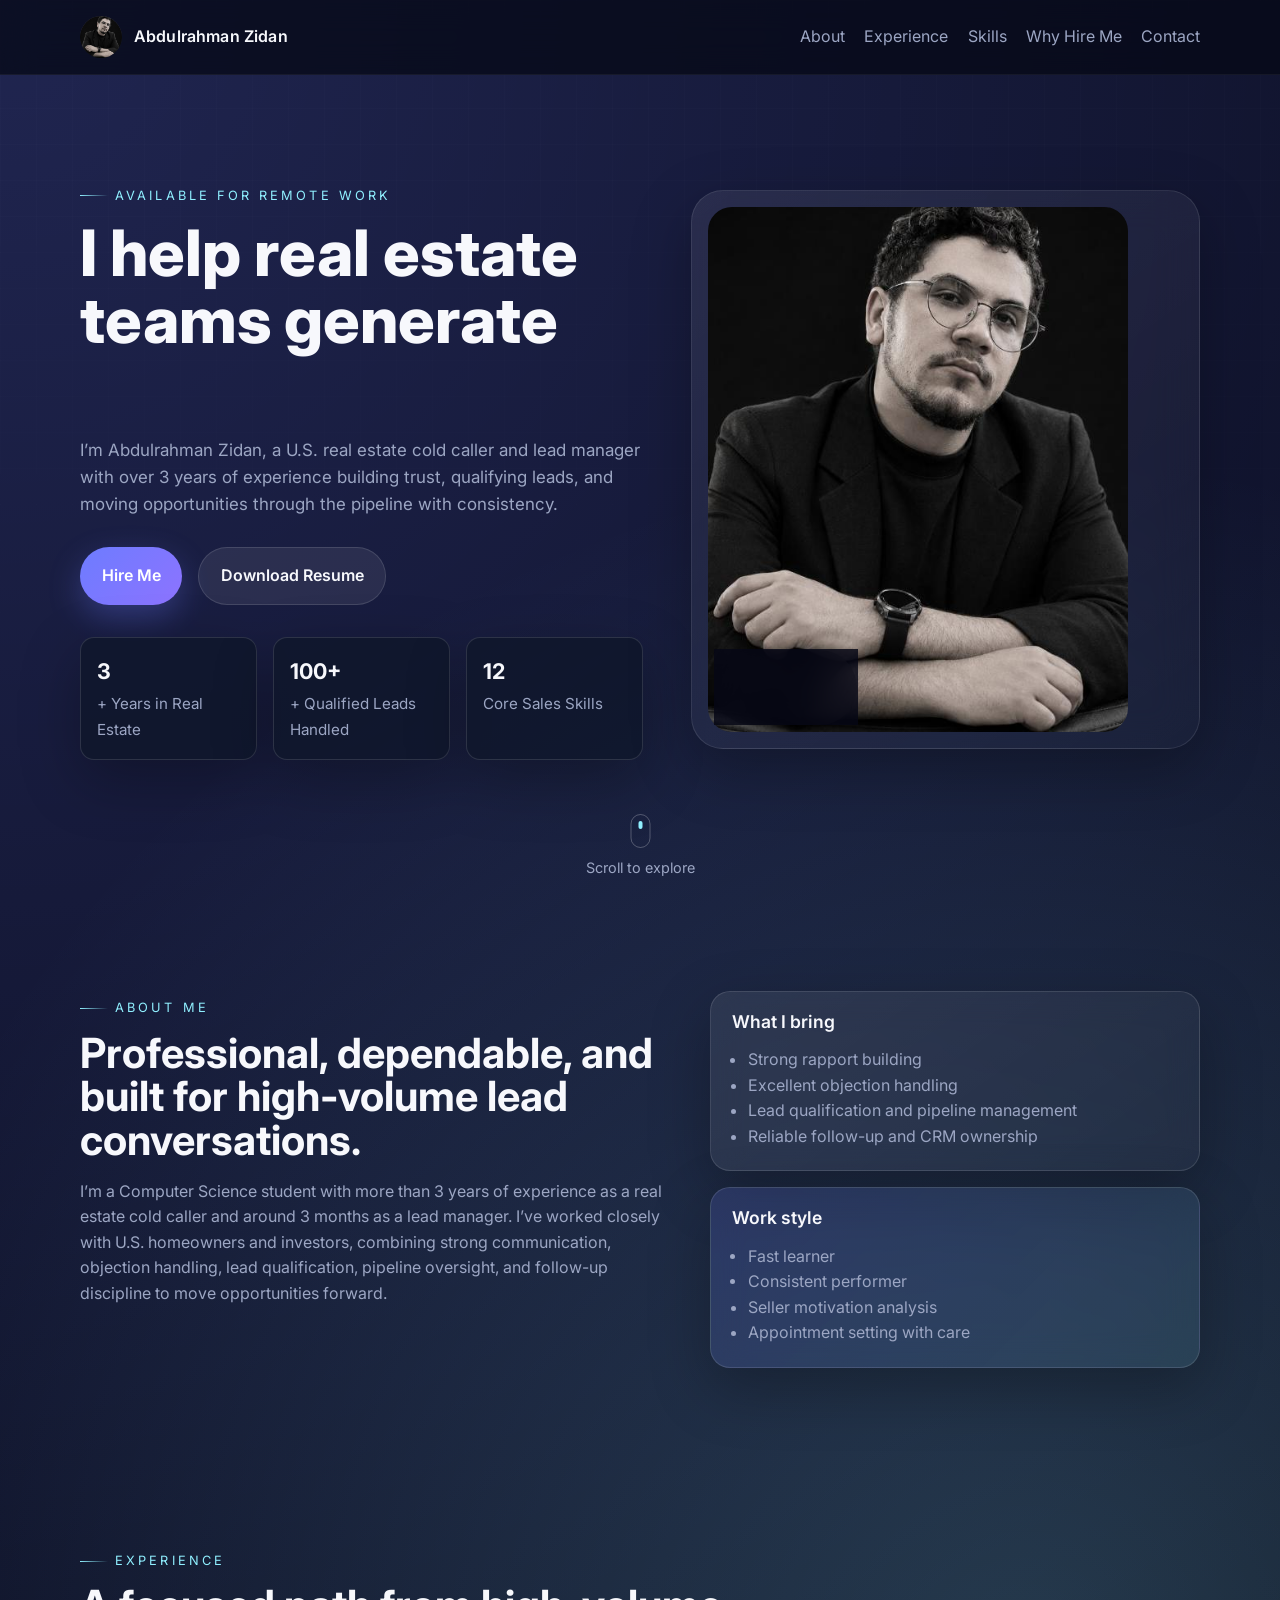
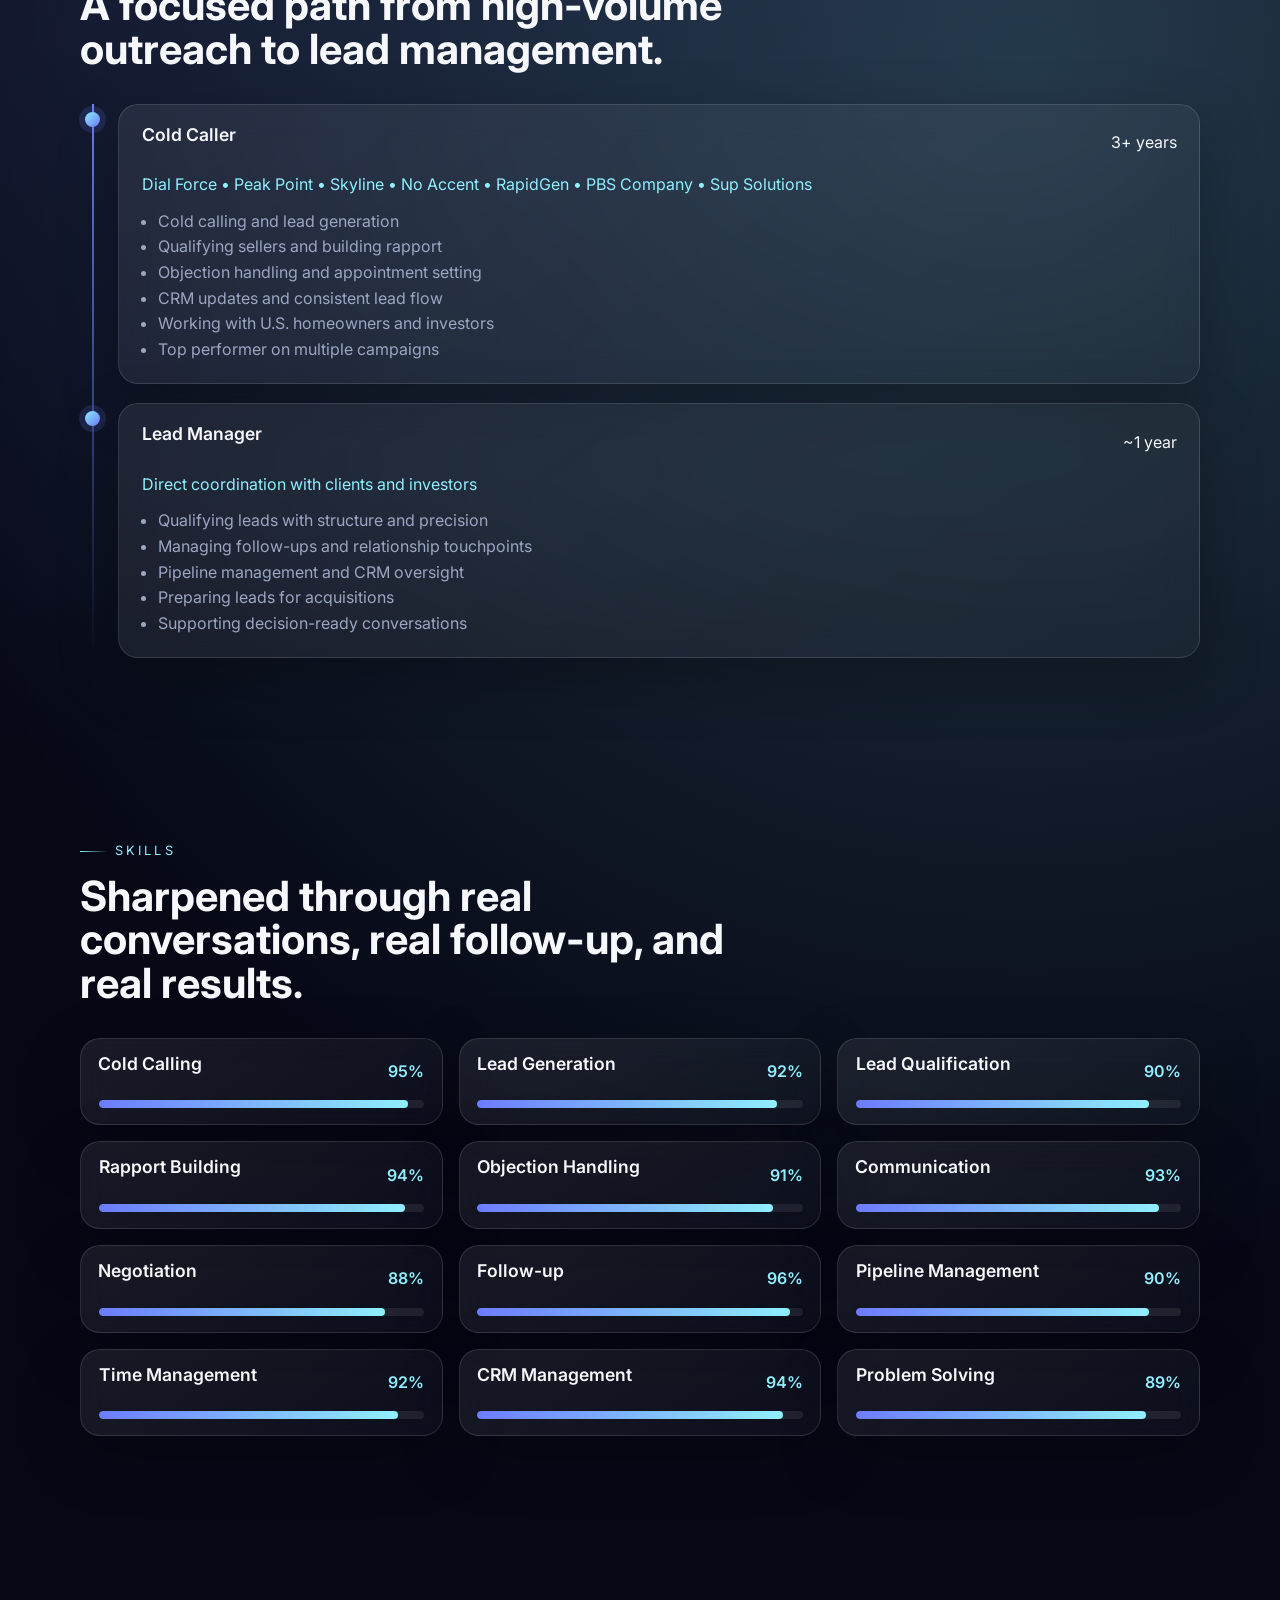
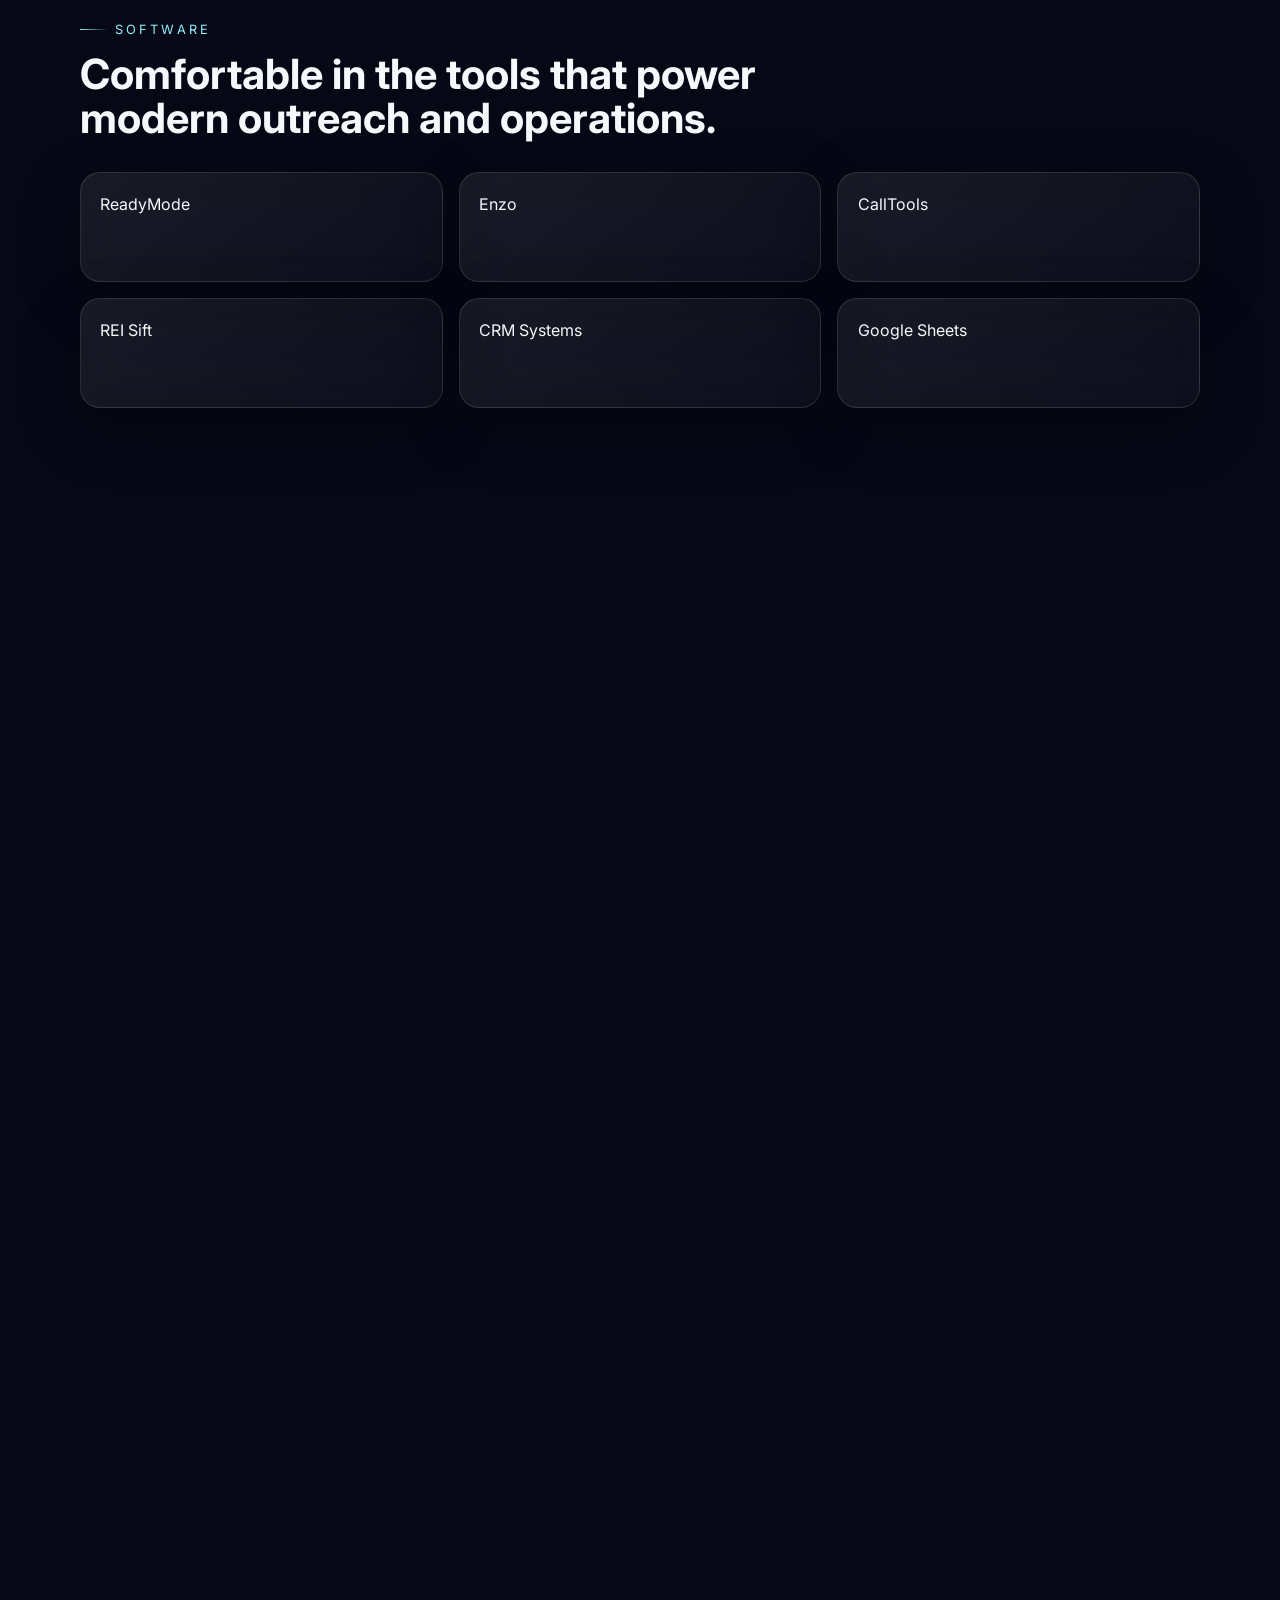
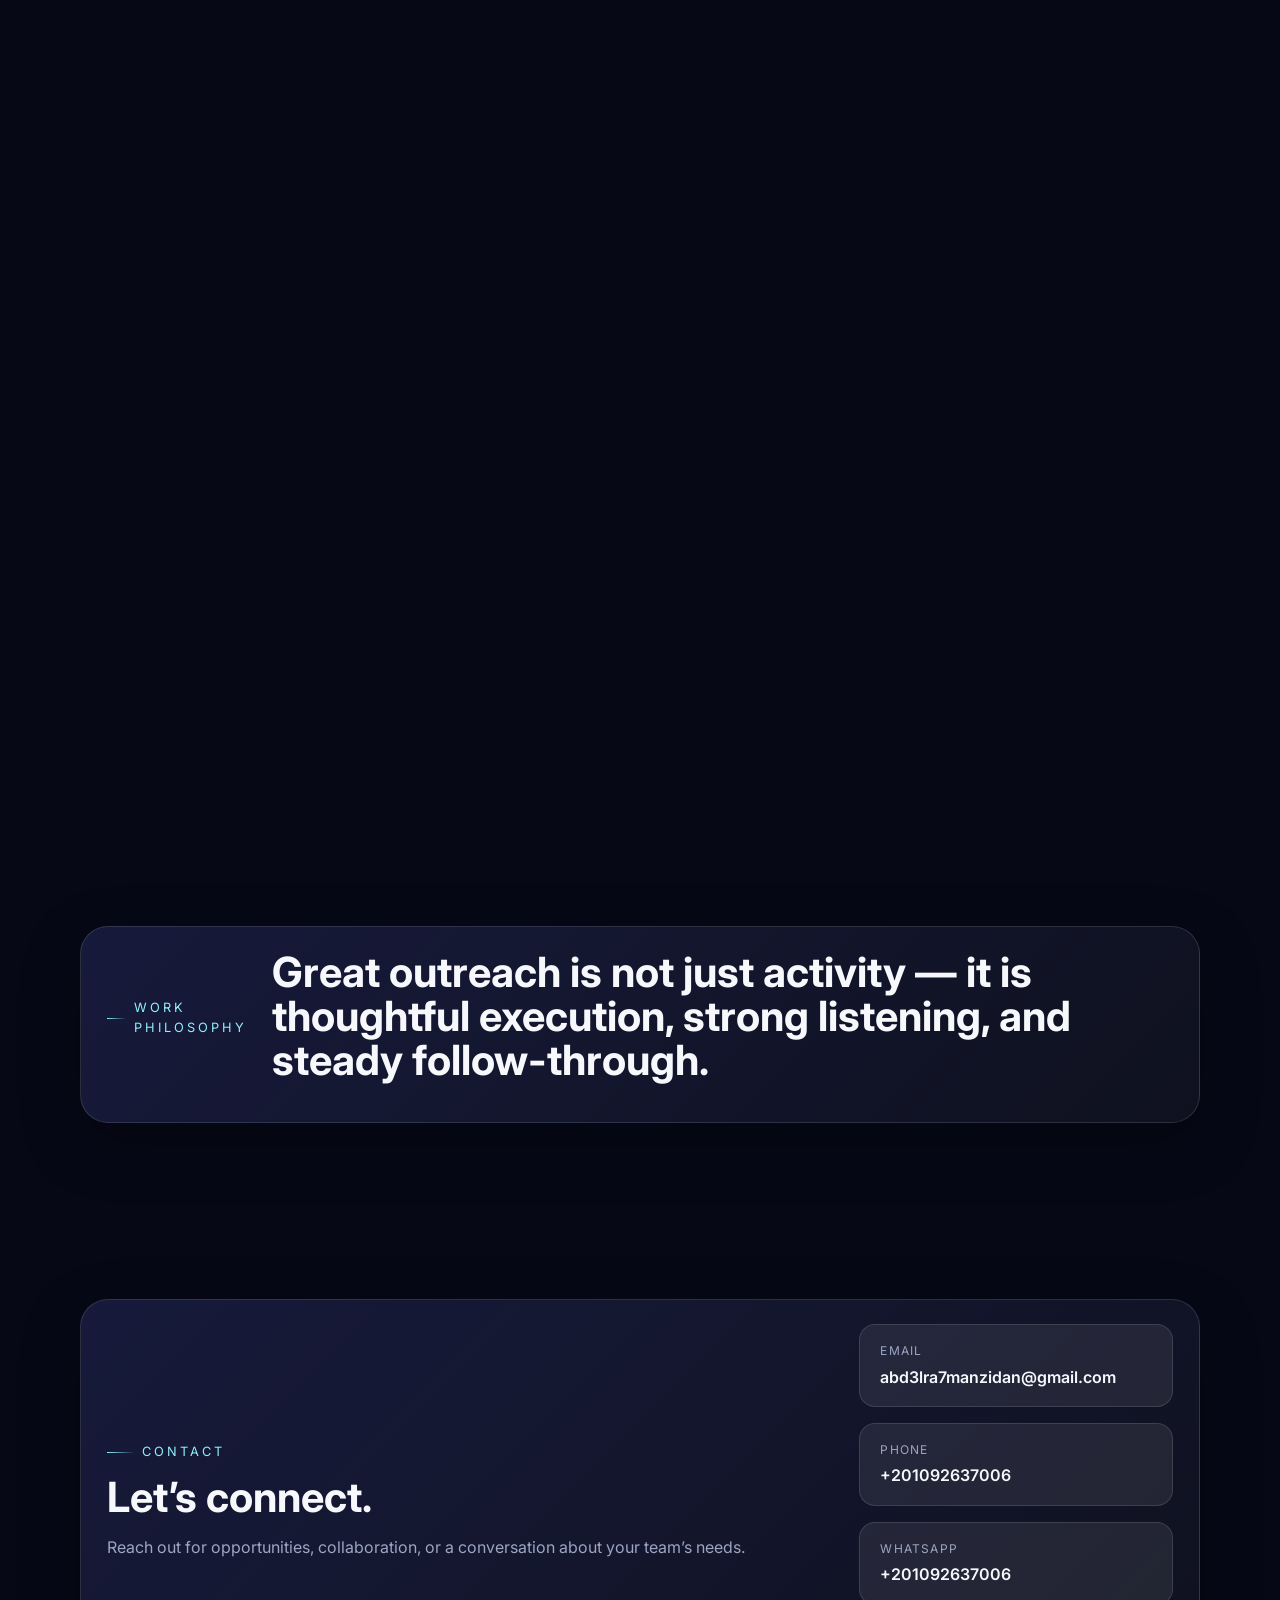
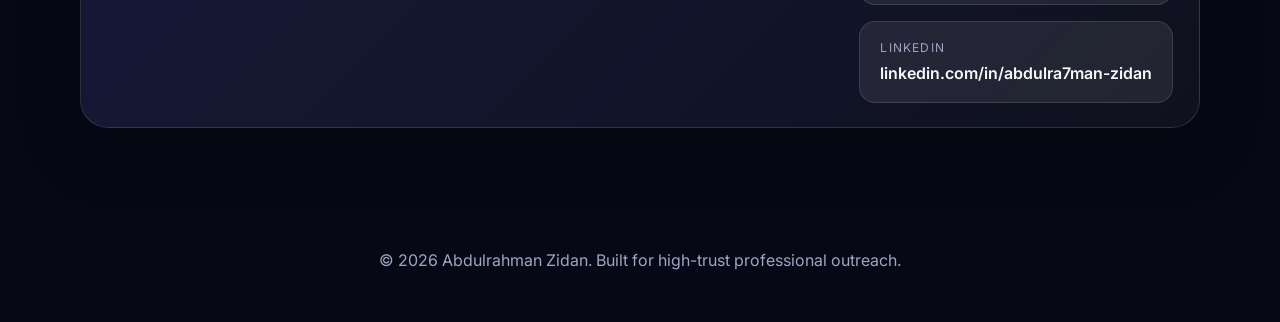
<file: index.html>
<!DOCTYPE html>
<html lang="en">
  <head>
    <meta charset="UTF-8" />
    <meta name="viewport" content="width=device-width, initial-scale=1.0" />
    <title>Abdulrahman Zidan | Real Estate Cold Caller & Lead Manager</title>
    <meta
      name="description"
      content="Premium portfolio website for Abdulrahman Zidan, a U.S. real estate cold caller and lead manager with 3+ years of experience in lead generation, qualification, and pipeline management."
    />
    <meta name="author" content="Abdulrahman Zidan" />
    <meta name="theme-color" content="#060816" />
    <meta name="robots" content="index, follow" />
    <link rel="canonical" href="https://zidmatrex.github.io/Protofilio/" />
    <meta property="og:title" content="Abdulrahman Zidan | Real Estate Cold Caller & Lead Manager" />
    <meta property="og:description" content="Experienced real estate cold caller and lead manager focused on lead generation, qualification, CRM management, and pipeline growth." />
    <meta property="og:type" content="website" />
    <meta property="og:url" content="https://zidmatrex.github.io/Protofilio/" />
    <meta property="og:image" content="https://zidmatrex.github.io/Protofilio/assets/file.jpeg" />
    <meta name="twitter:card" content="summary_large_image" />
    <meta name="twitter:title" content="Abdulrahman Zidan | Real Estate Cold Caller & Lead Manager" />
    <meta name="twitter:description" content="Premium portfolio website for Abdulrahman Zidan, a U.S. real estate cold caller and lead manager." />
    <meta name="twitter:image" content="https://zidmatrex.github.io/Protofilio/assets/file.jpeg" />
    <link rel="icon" type="image/jpeg" href="assets/file.jpeg" />
    <link rel="apple-touch-icon" href="assets/file.jpeg" />
    <link rel="preconnect" href="https://fonts.googleapis.com" />
    <link rel="preconnect" href="https://fonts.gstatic.com" crossorigin />
    <link
      href="https://fonts.googleapis.com/css2?family=Inter:wght@300;400;500;600;700;800&display=swap"
      rel="stylesheet"
    />
    <link rel="stylesheet" href="style.css" />
    <script type="application/ld+json">
      {
        "@context": "https://schema.org",
        "@type": "Person",
        "name": "Abdulrahman Zidan",
        "jobTitle": "Real Estate Cold Caller & Lead Manager",
        "description": "Experienced real estate and Solar VA & App Setter & cold caller and lead manager with over 3 years in the U.S. real estate industry.",
        "url": "https://yourusername.github.io/protofilio/",
        "sameAs": [
          "https://www.linkedin.com/",
          "https://www.facebook.com/"
        ],
        "knowsAbout": [
          "Cold Calling",
          "Appoinment Setting",
          "Lead Generation",
          "Lead Qualification",
          "Pipeline Management",
          "CRM Management"
        ]
      }
    </script>
  </head>
  <body>
    <div class="page-loader" aria-hidden="true">
      <div class="loader-ring"></div>
    </div>

    <header class="site-header">
      <div class="container nav-shell">
        <a href="#hero" class="brand" aria-label="Home">
          <img class="brand-mark" src="assets/file.jpeg" alt="Abdulrahman Zidan" />
          <span class="brand-text">Abdulrahman Zidan</span>
        </a>
        <button class="nav-toggle" aria-label="Toggle menu" aria-expanded="false">
          <span></span><span></span><span></span>
        </button>
        <nav class="site-nav">
          <a href="#about">About</a>
          <a href="#experience">Experience</a>
          <a href="#skills">Skills</a>
          <a href="#why-hire-me">Why Hire Me</a>
          <a href="#contact">Contact</a>
        </nav>
      </div>
    </header>

    <main id="top">
      <section class="hero section" id="hero">
        <div class="container hero-grid">
          <div class="hero-copy reveal">
            <p class="eyebrow">Available for Remote Work</p>
            <h1>
              I help real estate teams generate
              <span class="typing-text" data-typing>qualified leads</span>
            </h1>
            <p class="hero-text">
              I’m Abdulrahman Zidan, a U.S. real estate cold caller and lead manager with over 3 years of experience building trust, qualifying leads, and moving opportunities through the pipeline with consistency.
            </p>
            <div class="hero-actions">
              <a href="#contact" class="btn btn-primary">Hire Me</a>
              <a href="assets/Abdulrahman%20Zidan%20%E2%80%94%20Resume.pdf" id="resumeLink" class="btn btn-secondary" download>Download Resume</a>
            </div>
            <div class="hero-stats">
              <div>
                <strong class="counter" data-target="3">0</strong>
                <span>+ Years in Real Estate</span>
              </div>
              <div>
                <strong class="counter" data-target="100">0</strong>
                <span>+ Qualified Leads Handled</span>
              </div>
              <div>
                <strong class="counter" data-target="12">0</strong>
                <span>Core Sales Skills</span>
              </div>
            </div>
          </div>

          <div class="hero-visual reveal">
            <div class="hero-card">
              <img id="profileImage" src="assets/file.jpeg" alt="Portrait of Abdulrahman Zidan" onerror="this.onerror=null;this.src='assets/profile-placeholder.svg';" />
              <div class="floating-badge">
                <span>Cold Caller</span>
                <strong>Lead Manager</strong>
              </div>
            </div>
          </div>
        </div>
        <div class="scroll-indicator" aria-hidden="true">
          <span></span>
          <p>Scroll to explore</p>
        </div>
      </section>

      <section class="section about" id="about">
        <div class="container about-grid">
          <div class="section-heading reveal">
            <p class="eyebrow">About Me</p>
            <h2>Professional, dependable, and built for high-volume lead conversations.</h2>
            <p>
              I’m a Computer Science student with more than 3 years of experience as a real estate cold caller and around 3 months as a lead manager. I’ve worked closely with U.S. homeowners and investors, combining strong communication, objection handling, lead qualification, pipeline oversight, and follow-up discipline to move opportunities forward.
            </p>
          </div>
          <div class="about-cards reveal">
            <article class="info-card">
              <h3>What I bring</h3>
              <ul>
                <li>Strong rapport building</li>
                <li>Excellent objection handling</li>
                <li>Lead qualification and pipeline management</li>
                <li>Reliable follow-up and CRM ownership</li>
              </ul>
            </article>
            <article class="info-card accent-card">
              <h3>Work style</h3>
              <ul>
                <li>Fast learner</li>
                <li>Consistent performer</li>
                <li>Seller motivation analysis</li>
                <li>Appointment setting with care</li>
              </ul>
            </article>
          </div>
        </div>
      </section>

      <section class="section experience" id="experience">
        <div class="container">
          <div class="section-heading reveal">
            <p class="eyebrow">Experience</p>
            <h2>A focused path from high-volume outreach to lead management.</h2>
          </div>

          <div class="timeline reveal">
            <article class="timeline-item">
              <div class="timeline-marker"></div>
              <div class="timeline-content">
                <div class="timeline-top">
                  <h3>Cold Caller</h3>
                  <span>3+ years</span>
                </div>
                <p class="timeline-companies">Dial Force • Peak Point • Skyline • No Accent • RapidGen • PBS Company • Sup Solutions</p>
                <ul>
                  <li>Cold calling and lead generation</li>
                  <li>Qualifying sellers and building rapport</li>
                  <li>Objection handling and appointment setting</li>
                  <li>CRM updates and consistent lead flow</li>
                  <li>Working with U.S. homeowners and investors</li>
                  <li>Top performer on multiple campaigns</li>
                </ul>
              </div>
            </article>

            <article class="timeline-item">
              <div class="timeline-marker"></div>
              <div class="timeline-content">
                <div class="timeline-top">
                  <h3>Lead Manager</h3>
                  <span>~1 year</span>
                </div>
                <p class="timeline-companies">Direct coordination with clients and investors</p>
                <ul>
                  <li>Qualifying leads with structure and precision</li>
                  <li>Managing follow-ups and relationship touchpoints</li>
                  <li>Pipeline management and CRM oversight</li>
                  <li>Preparing leads for acquisitions</li>
                  <li>Supporting decision-ready conversations</li>
                </ul>
              </div>
            </article>
          </div>
        </div>
      </section>

      <section class="section skills" id="skills">
        <div class="container">
          <div class="section-heading reveal">
            <p class="eyebrow">Skills</p>
            <h2>Sharpened through real conversations, real follow-up, and real results.</h2>
          </div>
          <div class="skills-grid">
            <article class="skill-card reveal">
              <div class="skill-head"><h3>Cold Calling</h3><span>95%</span></div>
              <div class="skill-bar"><span data-width="95%"></span></div>
            </article>
            <article class="skill-card reveal">
              <div class="skill-head"><h3>Lead Generation</h3><span>92%</span></div>
              <div class="skill-bar"><span data-width="92%"></span></div>
            </article>
            <article class="skill-card reveal">
              <div class="skill-head"><h3>Lead Qualification</h3><span>90%</span></div>
              <div class="skill-bar"><span data-width="90%"></span></div>
            </article>
            <article class="skill-card reveal">
              <div class="skill-head"><h3>Rapport Building</h3><span>94%</span></div>
              <div class="skill-bar"><span data-width="94%"></span></div>
            </article>
            <article class="skill-card reveal">
              <div class="skill-head"><h3>Objection Handling</h3><span>91%</span></div>
              <div class="skill-bar"><span data-width="91%"></span></div>
            </article>
            <article class="skill-card reveal">
              <div class="skill-head"><h3>Communication</h3><span>93%</span></div>
              <div class="skill-bar"><span data-width="93%"></span></div>
            </article>
            <article class="skill-card reveal">
              <div class="skill-head"><h3>Negotiation</h3><span>88%</span></div>
              <div class="skill-bar"><span data-width="88%"></span></div>
            </article>
            <article class="skill-card reveal">
              <div class="skill-head"><h3>Follow-up</h3><span>96%</span></div>
              <div class="skill-bar"><span data-width="96%"></span></div>
            </article>
            <article class="skill-card reveal">
              <div class="skill-head"><h3>Pipeline Management</h3><span>90%</span></div>
              <div class="skill-bar"><span data-width="90%"></span></div>
            </article>
            <article class="skill-card reveal">
              <div class="skill-head"><h3>Time Management</h3><span>92%</span></div>
              <div class="skill-bar"><span data-width="92%"></span></div>
            </article>
            <article class="skill-card reveal">
              <div class="skill-head"><h3>CRM Management</h3><span>94%</span></div>
              <div class="skill-bar"><span data-width="94%"></span></div>
            </article>
            <article class="skill-card reveal">
              <div class="skill-head"><h3>Problem Solving</h3><span>89%</span></div>
              <div class="skill-bar"><span data-width="89%"></span></div>
            </article>
          </div>
        </div>
      </section>

      <section class="section software">
        <div class="container">
          <div class="section-heading reveal">
            <p class="eyebrow">Software</p>
            <h2>Comfortable in the tools that power modern outreach and operations.</h2>
          </div>
          <div class="card-grid">
            <article class="soft-card reveal">ReadyMode</article>
            <article class="soft-card reveal">Enzo</article>
            <article class="soft-card reveal">CallTools</article>
            <article class="soft-card reveal">REI Sift</article>
            <article class="soft-card reveal">CRM Systems</article>
            <article class="soft-card reveal">Google Sheets</article>
            <article class="soft-card reveal">Google Docs</article>
            <article class="soft-card reveal">Microsoft Office</article>
          </div>
        </div>
      </section>

      <section class="section why-hire" id="why-hire-me">
        <div class="container">
          <div class="section-heading reveal">
            <p class="eyebrow">Why Hire Me</p>
            <h2>Built for trust, pace, and measurable pipeline contribution.</h2>
          </div>
          <div class="card-grid feature-grid">
            <article class="feature-card reveal">3+ Years Experience</article>
            <article class="feature-card reveal">U.S. Real Estate Industry</article>
            <article class="feature-card reveal">Top Performer</article>
            <article class="feature-card reveal">Strong Communication</article>
            <article class="feature-card reveal">Lead Qualification</article>
            <article class="feature-card reveal">Fast Learner</article>
            <article class="feature-card reveal">Reliable</article>
            <article class="feature-card reveal">Detail Oriented</article>
            <article class="feature-card reveal">Computer Science Background</article>
          </div>
        </div>
      </section>

      <section class="section voice-intro">
        <div class="container voice-shell reveal">
          <div>
            <p class="eyebrow">Voice Introduction</p>
            <h2>Listen to My Introduction</h2>
            <p>Hear a concise overview of my professional background and work approach.</p>
          </div>
          <a href="https://voca.ro/1hXL6v3mTE7h" target="_blank" rel="noopener noreferrer" class="btn btn-primary">Play Voice Introduction</a>
        </div>
      </section>

      <section class="section resume-section">
        <div class="container resume-shell reveal">
          <div>
            <p class="eyebrow">Resume</p>
            <h2>Ready for your next opportunity.</h2>
            <p>Download my resume and review my professional background at a glance.</p>
          </div>
          <a href="assets/Abdulrahman%20Zidan%20%E2%80%94%20Resume.pdf" id="resumeSectionLink" class="btn btn-secondary" download>Download Resume</a>
        </div>
      </section>

      <section class="section testimonials">
        <div class="container">
          <div class="section-heading reveal">
            <p class="eyebrow">Testimonials</p>
            <h2>Trust is built through consistency and communication.</h2>
          </div>
          <div class="card-grid">
            <article class="quote-card reveal">
              <p>“A reliable professional who understands how to build rapport and move conversations forward.”</p>
              <strong>Placeholder Testimonial</strong>
            </article>
            <article class="quote-card reveal">
              <p>“Consistent follow-up and thoughtful lead handling make a real difference on the team.”</p>
              <strong>Placeholder Testimonial</strong>
            </article>
          </div>
        </div>
      </section>

      <section class="section faq">
        <div class="container">
          <div class="section-heading reveal">
            <p class="eyebrow">FAQ</p>
            <h2>Frequently asked questions.</h2>
          </div>
          <div class="faq-list">
            <details class="faq-item reveal" open>
              <summary>What is your core strength?</summary>
              <p>I combine disciplined outreach, lead qualification, CRM management, and relationship building to support strong pipeline performance.</p>
            </details>
            <details class="faq-item reveal">
              <summary>Are you available for remote work?</summary>
              <p>Yes, I’m available for remote work and comfortable contributing in high-performance virtual environments.</p>
            </details>
            <details class="faq-item reveal">
              <summary>What industries have you worked in?</summary>
              <p>I’ve worked in U.S. real estate with homeowners and investors, focusing on lead generation and sales support.</p>
            </details>
          </div>
        </div>
      </section>

      <section class="section process">
        <div class="container">
          <div class="section-heading reveal">
            <p class="eyebrow">Work Process</p>
            <h2>A thoughtful approach to every stage of the pipeline.</h2>
          </div>
          <div class="process-grid">
            <article class="process-card reveal"><h3>01. Connect</h3><p>Start with genuine rapport and clear intent.</p></article>
            <article class="process-card reveal"><h3>02. Qualify</h3><p>Understand the need, timeline, and fit quickly.</p></article>
            <article class="process-card reveal"><h3>03. Follow-Up</h3><p>Keep momentum moving with disciplined consistency.</p></article>
            <article class="process-card reveal"><h3>04. Convert</h3><p>Prepare the opportunity for the next decisive step.</p></article>
          </div>
        </div>
      </section>

      <section class="section values">
        <div class="container values-grid">
          <div class="section-heading reveal">
            <p class="eyebrow">Professional Values</p>
            <h2>Reliable habits that support long-term growth.</h2>
          </div>
          <div class="value-stack reveal">
            <div class="value-item">Consistency</div>
            <div class="value-item">Transparency</div>
            <div class="value-item">Discipline</div>
            <div class="value-item">Accountability</div>
          </div>
        </div>
      </section>

      <section class="section philosophy">
        <div class="container philosophy-shell reveal">
          <p class="eyebrow">Work Philosophy</p>
          <h2>Great outreach is not just activity — it is thoughtful execution, strong listening, and steady follow-through.</h2>
        </div>
      </section>

      <section class="section contact" id="contact">
        <div class="container contact-shell reveal">
          <div class="section-heading">
            <p class="eyebrow">Contact</p>
            <h2>Let’s connect.</h2>
            <p>Reach out for opportunities, collaboration, or a conversation about your team’s needs.</p>
          </div>
          <div class="contact-list">
            <a href="mailto:abd3lra7manzidan@gmail.com">
              <span class="contact-label">Email</span>
              <span class="contact-value">abd3lra7manzidan@gmail.com</span>
            </a>
            <a href="tel:+201092637006">
              <span class="contact-label">Phone</span>
              <span class="contact-value">+201092637006</span>
            </a>
            <a href="https://wa.me/201092637006" target="_blank" rel="noopener noreferrer">
              <span class="contact-label">WhatsApp</span>
              <span class="contact-value">+201092637006</span>
            </a>
            <a href="https://www.linkedin.com/in/abdulra7man-zidan/" target="_blank" rel="noopener noreferrer">
              <span class="contact-label">LinkedIn</span>
              <span class="contact-value">linkedin.com/in/abdulra7man-zidan</span>
            </a>
          </div>
        </div>
      </section>
    </main>

    <footer class="site-footer">
      <div class="container footer-shell">
        <p>© <span id="year"></span> Abdulrahman Zidan. Built for high-trust professional outreach.</p>
      </div>
    </footer>

    <button class="back-to-top" aria-label="Back to top">↑</button>

    <script src="script.js"></script>
  </body>
</html>
</file>
<file: style.css>
:root {
  color-scheme: dark;
  --bg: #060816;
  --bg-soft: #0d1426;
  --surface: rgba(15, 23, 42, 0.78);
  --surface-2: rgba(255, 255, 255, 0.06);
  --line: rgba(255, 255, 255, 0.12);
  --text: #f7f8fc;
  --muted: #9ca6c3;
  --primary: #6d7cff;
  --primary-2: #90f0ff;
  --accent: #8d73ff;
  --shadow: 0 20px 60px rgba(0, 0, 0, 0.28);
  --radius-xl: 28px;
  --radius-lg: 20px;
  --radius-md: 14px;
  --container: min(1120px, calc(100% - 2rem));
}

* {
  box-sizing: border-box;
}

html {
  scroll-behavior: smooth;
}

body {
  margin: 0;
  font-family: 'Inter', sans-serif;
  color: var(--text);
  background:
    radial-gradient(circle at top left, rgba(109, 124, 255, 0.25), transparent 28%),
    radial-gradient(circle at 80% 20%, rgba(144, 240, 255, 0.2), transparent 18%),
    var(--bg);
  line-height: 1.6;
  overflow-x: hidden;
}

body::before {
  content: '';
  position: fixed;
  inset: 0;
  background-image: linear-gradient(rgba(255,255,255,0.025) 1px, transparent 1px), linear-gradient(90deg, rgba(255,255,255,0.025) 1px, transparent 1px);
  background-size: 36px 36px;
  mask-image: linear-gradient(to bottom, rgba(0,0,0,0.6), transparent 90%);
  pointer-events: none;
}

img {
  max-width: 100%;
  display: block;
}

a {
  color: inherit;
  text-decoration: none;
}

.container {
  width: var(--container);
  margin: 0 auto;
}

.section {
  padding: 5.5rem 0;
  position: relative;
}

.section-heading {
  max-width: 720px;
  margin-bottom: 2rem;
}

.eyebrow {
  display: inline-flex;
  align-items: center;
  gap: 0.45rem;
  text-transform: uppercase;
  letter-spacing: 0.24em;
  font-size: 0.8rem;
  color: var(--primary-2);
  margin-bottom: 0.8rem;
}

.eyebrow::before {
  content: '';
  width: 28px;
  height: 1px;
  background: linear-gradient(90deg, var(--primary-2), transparent);
}

h1, h2, h3 {
  line-height: 1.05;
  margin: 0 0 1rem;
}

h1 {
  font-size: clamp(2.3rem, 5vw, 4.2rem);
  font-weight: 800;
}

h2 {
  font-size: clamp(1.8rem, 3.3vw, 2.6rem);
  font-weight: 700;
}

h3 {
  font-size: 1.1rem;
  font-weight: 600;
}

p {
  margin: 0;
  color: var(--muted);
}

.site-header {
  position: sticky;
  top: 0;
  z-index: 100;
  padding: 1rem 0;
  background: rgba(6, 8, 22, 0.75);
  backdrop-filter: blur(16px);
  border-bottom: 1px solid rgba(255,255,255,0.05);
}

.nav-shell {
  display: flex;
  align-items: center;
  justify-content: space-between;
  gap: 1rem;
}

.brand {
  display: inline-flex;
  align-items: center;
  gap: 0.75rem;
  font-weight: 600;
  letter-spacing: 0.01em;
}

.brand-mark {
  width: 42px;
  height: 42px;
  border-radius: 50%;
  object-fit: cover;
  display: block;
  box-shadow: inset 0 1px 0 rgba(255,255,255,0.2);
}

.site-nav {
  display: flex;
  gap: 1.2rem;
  color: var(--muted);
}

.site-nav a:hover,
.site-nav a:focus-visible {
  color: var(--text);
}

.nav-toggle {
  display: none;
  background: transparent;
  border: 0;
  padding: 0.2rem;
}

.nav-toggle span {
  display: block;
  width: 24px;
  height: 2px;
  background: var(--text);
  margin: 4px 0;
  transition: transform 0.25s ease;
}

.hero {
  min-height: calc(100vh - 72px);
  display: grid;
  align-items: center;
  padding-top: 3rem;
}

.hero-grid {
  display: grid;
  grid-template-columns: 1.05fr 0.95fr;
  gap: 3rem;
  align-items: center;
}

.hero-text {
  font-size: 1.06rem;
  max-width: 660px;
  margin-top: 1rem;
}

.typing-text {
  color: var(--primary-2);
  display: inline-block;
  min-width: 240px;
}

.hero-actions {
  display: flex;
  flex-wrap: wrap;
  gap: 1rem;
  margin-top: 1.8rem;
}

.btn {
  display: inline-flex;
  align-items: center;
  justify-content: center;
  border-radius: 999px;
  padding: 0.95rem 1.35rem;
  font-weight: 600;
  transition: transform 0.2s ease, box-shadow 0.25s ease, background 0.25s ease;
}

.btn:hover,
.btn:focus-visible {
  transform: translateY(-2px);
}

.btn-primary {
  background: linear-gradient(135deg, var(--primary), var(--accent));
  color: white;
  box-shadow: 0 12px 32px rgba(109, 124, 255, 0.3);
}

.btn-secondary {
  background: rgba(255,255,255,0.08);
  border: 1px solid var(--line);
  color: var(--text);
}

.hero-stats {
  display: grid;
  grid-template-columns: repeat(3, minmax(0, 1fr));
  gap: 1rem;
  margin-top: 2rem;
}

.hero-stats > div {
  padding: 1rem;
  border: 1px solid var(--line);
  background: var(--surface);
  border-radius: var(--radius-md);
  box-shadow: var(--shadow);
}

.hero-stats strong {
  display: block;
  font-size: 1.35rem;
  margin-bottom: 0.2rem;
}

.hero-stats span {
  color: var(--muted);
  font-size: 0.95rem;
}

.hero-visual {
  display: flex;
  justify-content: center;
}

.hero-card {
  position: relative;
  padding: 1rem;
  border-radius: 32px;
  background: linear-gradient(145deg, rgba(255,255,255,0.08), rgba(255,255,255,0.02));
  box-shadow: var(--shadow);
  border: 1px solid rgba(255,255,255,0.1);
  backdrop-filter: blur(20px);
  animation: float 5s ease-in-out infinite;
}

.hero-card img {
  width: min(420px, 100%);
  aspect-ratio: 4 / 5;
  object-fit: cover;
  border-radius: 24px;
}

.floating-badge {
  position: absolute;
  left: 1.4rem;
  bottom: 1.4rem;
  padding: 0.85rem 1rem;
  border-radius: 999px;
  background: rgba(6, 8, 22, 0.84);
  border: 1px solid rgba(255,255,255,0.12);
  backdrop-filter: blur(16px);
}

.floating-badge span {
  display: block;
  font-size: 0.78rem;
  color: var(--muted);
}

.scroll-indicator {
  position: absolute;
  bottom: 1.5rem;
  left: 50%;
  transform: translateX(-50%);
  display: flex;
  flex-direction: column;
  align-items: center;
  gap: 0.5rem;
  color: var(--muted);
  font-size: 0.9rem;
}

.scroll-indicator span {
  width: 20px;
  height: 34px;
  border: 1px solid rgba(255,255,255,0.25);
  border-radius: 999px;
  position: relative;
}

.scroll-indicator span::before {
  content: '';
  width: 4px;
  height: 8px;
  border-radius: 999px;
  position: absolute;
  top: 6px;
  left: 50%;
  transform: translateX(-50%);
  background: var(--primary-2);
  animation: scroll 1.6s ease-in-out infinite;
}

.about-grid {
  display: grid;
  grid-template-columns: 1.1fr 0.9fr;
  gap: 2rem;
  align-items: start;
}

.info-card,
.soft-card,
.feature-card,
.quote-card,
.process-card,
.skill-card,
.timeline-content {
  background: linear-gradient(145deg, rgba(255,255,255,0.08), rgba(255,255,255,0.03));
  border: 1px solid var(--line);
  border-radius: var(--radius-lg);
  box-shadow: var(--shadow);
  backdrop-filter: blur(16px);
}

.about-cards {
  display: grid;
  gap: 1rem;
}

.info-card {
  padding: 1.3rem;
}

.info-card ul {
  margin: 0.8rem 0 0;
  padding-left: 1rem;
  color: var(--muted);
}

.accent-card {
  background: linear-gradient(135deg, rgba(109, 124, 255, 0.18), rgba(144, 240, 255, 0.1));
}

.timeline {
  position: relative;
  display: grid;
  gap: 1.2rem;
  margin-top: 1.2rem;
}

.timeline::before {
  content: '';
  position: absolute;
  left: 12px;
  top: 0;
  bottom: 0;
  width: 2px;
  background: linear-gradient(180deg, var(--primary), transparent);
}

.timeline-item {
  position: relative;
  padding-left: 2.4rem;
}

.timeline-marker {
  position: absolute;
  left: 5px;
  top: 8px;
  width: 15px;
  height: 15px;
  border-radius: 50%;
  background: linear-gradient(135deg, var(--primary-2), var(--primary));
  box-shadow: 0 0 0 6px rgba(109,124,255,0.16);
}

.timeline-content {
  padding: 1.3rem 1.4rem;
}

.timeline-top {
  display: flex;
  align-items: center;
  justify-content: space-between;
  gap: 1rem;
  margin-bottom: 0.75rem;
}

.timeline-companies {
  color: var(--primary-2);
  margin-bottom: 0.7rem;
}

.timeline-content ul {
  margin: 0.7rem 0 0;
  padding-left: 1rem;
  color: var(--muted);
}

.skills-grid,
.card-grid,
.process-grid {
  display: grid;
  grid-template-columns: repeat(3, minmax(0, 1fr));
  gap: 1rem;
}

.skill-card {
  padding: 1rem 1.1rem;
}

.skill-head {
  display: flex;
  align-items: center;
  justify-content: space-between;
  margin-bottom: 0.7rem;
}

.skill-head span {
  color: var(--primary-2);
  font-weight: 600;
}

.skill-bar {
  height: 8px;
  border-radius: 999px;
  background: rgba(255,255,255,0.08);
  overflow: hidden;
}

.skill-bar span {
  display: block;
  height: 100%;
  width: 0;
  border-radius: inherit;
  background: linear-gradient(90deg, var(--primary), var(--primary-2));
  transition: width 1.2s ease;
}

.soft-card,
.feature-card,
.quote-card,
.process-card {
  padding: 1.2rem;
  min-height: 110px;
}

.voice-shell,
.resume-shell,
.contact-shell,
.philosophy-shell {
  display: flex;
  align-items: center;
  justify-content: space-between;
  gap: 1rem;
  padding: 1.5rem 1.6rem;
  background: linear-gradient(135deg, rgba(109,124,255,0.16), rgba(255,255,255,0.04));
  border: 1px solid var(--line);
  border-radius: var(--radius-xl);
  box-shadow: var(--shadow);
}

.faq-list {
  display: grid;
  gap: 0.9rem;
}

.faq-item {
  padding: 1rem 1.1rem;
  border-radius: var(--radius-md);
  background: rgba(255,255,255,0.04);
  border: 1px solid var(--line);
}

.faq-item summary {
  cursor: pointer;
  font-weight: 600;
  list-style: none;
}

.faq-item p {
  margin-top: 0.7rem;
}

.values-grid {
  display: grid;
  grid-template-columns: 0.9fr 1.1fr;
  gap: 1.4rem;
  align-items: center;
}

.value-stack {
  display: flex;
  flex-wrap: wrap;
  gap: 0.8rem;
}

.value-item {
  padding: 0.85rem 1rem;
  border-radius: 999px;
  background: rgba(255,255,255,0.05);
  border: 1px solid var(--line);
}

.contact-list {
  display: grid;
  grid-template-columns: repeat(auto-fit, minmax(220px, 1fr));
  gap: 1rem;
}

.contact-list a {
  display: grid;
  gap: 0.25rem;
  padding: 1rem 1.25rem;
  border-radius: 1rem;
  background: rgba(255,255,255,0.08);
  border: 1px solid rgba(255,255,255,0.12);
  text-align: left;
  color: inherit;
}

.contact-list a:hover {
  background: rgba(255,255,255,0.12);
}

.contact-label {
  font-size: 0.75rem;
  letter-spacing: 0.1em;
  text-transform: uppercase;
  color: var(--muted);
}

.contact-value {
  font-size: 1rem;
  font-weight: 600;
  color: var(--text);
  word-break: break-word;
}

.site-footer {
  padding: 2rem 0 3rem;
}

.footer-shell {
  text-align: center;
  color: var(--muted);
}

.back-to-top {
  position: fixed;
  right: 1.2rem;
  bottom: 1.2rem;
  width: 46px;
  height: 46px;
  border: 0;
  border-radius: 50%;
  background: linear-gradient(135deg, var(--primary), var(--accent));
  color: white;
  cursor: pointer;
  box-shadow: var(--shadow);
  opacity: 0;
  transform: translateY(12px);
  pointer-events: none;
  transition: opacity 0.25s ease, transform 0.25s ease;
}

.back-to-top.is-visible {
  opacity: 1;
  transform: translateY(0);
  pointer-events: auto;
}

.page-loader {
  position: fixed;
  inset: 0;
  z-index: 999;
  display: grid;
  place-items: center;
  background: var(--bg);
  transition: opacity 0.35s ease, visibility 0.35s ease;
}

.page-loader.is-hidden {
  opacity: 0;
  visibility: hidden;
}

.loader-ring {
  width: 58px;
  height: 58px;
  border: 3px solid rgba(255,255,255,0.1);
  border-top-color: var(--primary-2);
  border-radius: 50%;
  animation: spin 0.9s linear infinite;
}

.reveal {
  opacity: 0;
  transform: translateY(26px);
  transition: opacity 0.7s ease, transform 0.7s ease;
}

.reveal.is-visible {
  opacity: 1;
  transform: translateY(0);
}

@keyframes float {
  0%, 100% { transform: translateY(0px); }
  50% { transform: translateY(-8px); }
}

@keyframes scroll {
  0% { transform: translateX(-50%) translateY(0); opacity: 0; }
  50% { opacity: 1; }
  100% { transform: translateX(-50%) translateY(12px); opacity: 0; }
}

@keyframes spin {
  to { transform: rotate(360deg); }
}

@media (max-width: 900px) {
  .hero-grid,
  .about-grid,
  .values-grid {
    grid-template-columns: 1fr;
  }

  .skills-grid,
  .card-grid,
  .process-grid {
    grid-template-columns: repeat(2, minmax(0, 1fr));
  }

  .voice-shell,
  .resume-shell,
  .contact-shell,
  .philosophy-shell {
    flex-direction: column;
    align-items: flex-start;
  }
}

@media (max-width: 720px) {
  .site-nav {
    position: absolute;
    top: calc(100% + 0.5rem);
    right: 1rem;
    flex-direction: column;
    padding: 1rem;
    background: rgba(6, 8, 22, 0.95);
    border: 1px solid var(--line);
    border-radius: var(--radius-md);
    opacity: 0;
    pointer-events: none;
    transform: translateY(-8px);
    transition: opacity 0.25s ease, transform 0.25s ease;
  }

  .site-nav.is-open {
    opacity: 1;
    pointer-events: auto;
    transform: translateY(0);
  }

  .nav-toggle {
    display: inline-block;
  }

  .hero-stats,
  .skills-grid,
  .card-grid,
  .process-grid {
    grid-template-columns: 1fr;
  }

  .hero {
    padding-top: 2rem;
  }

  .section {
    padding: 4.2rem 0;
  }
}
</file>
